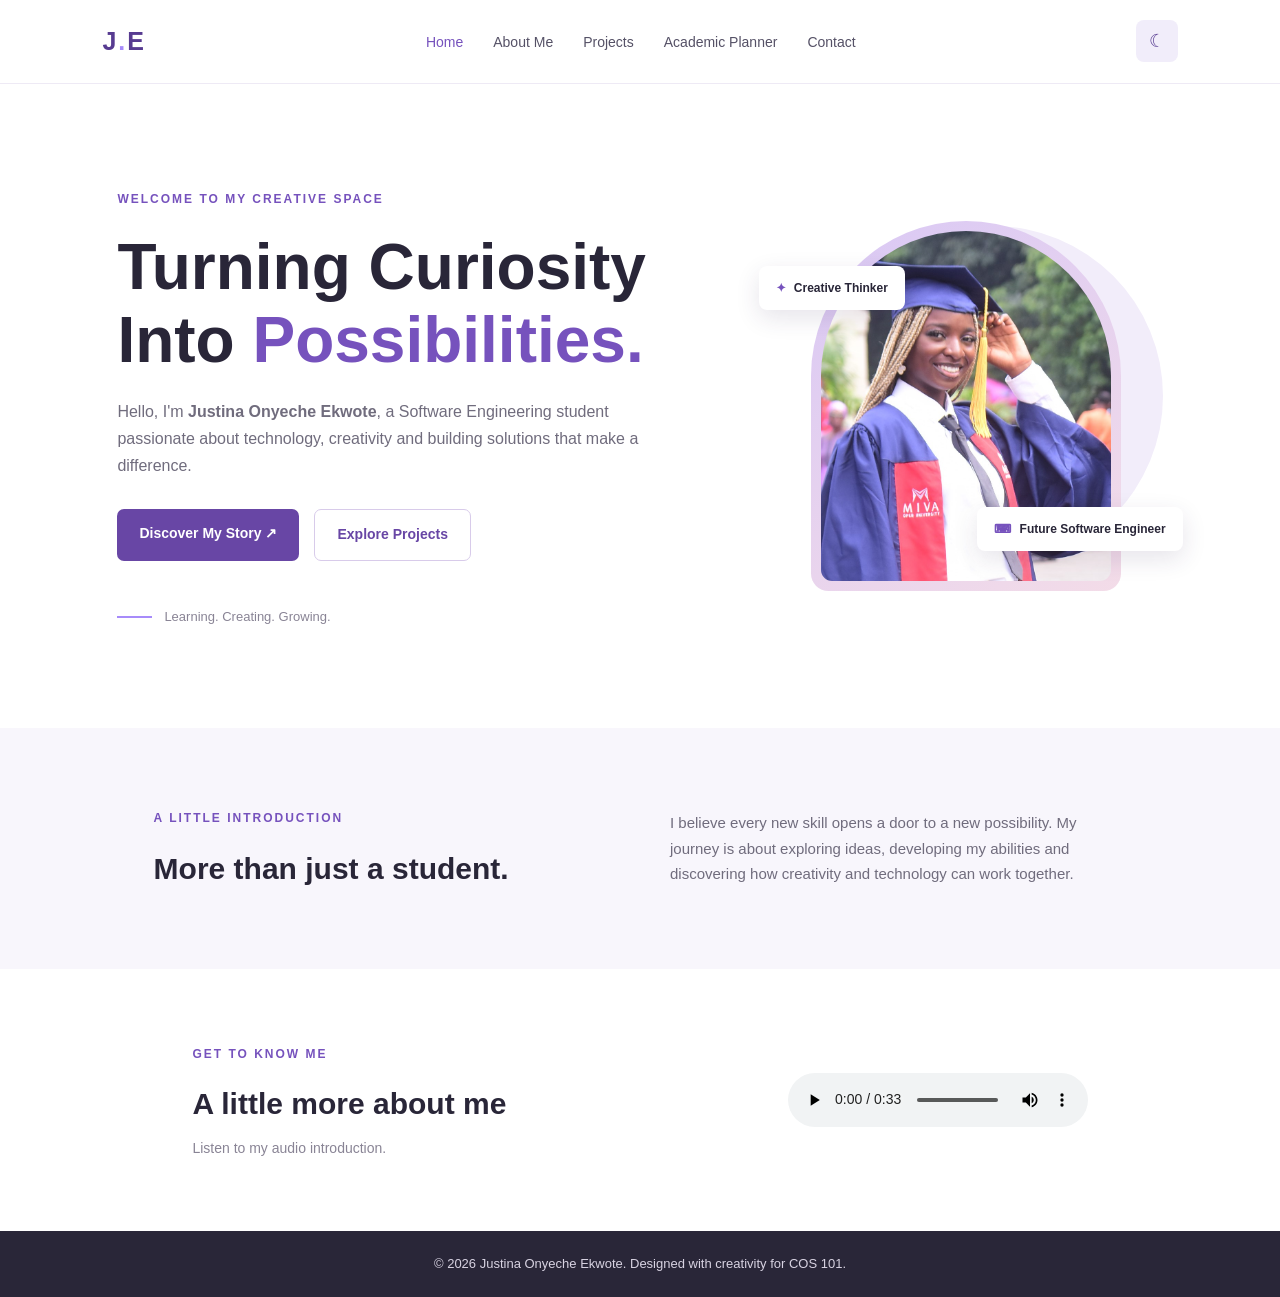
<file: index.html>
<!DOCTYPE html>
<html lang="en">
<head>
    <meta charset="UTF-8">
    <meta name="viewport" content="width=device-width, initial-scale=1.0">
    <title>Justina Ekwote | My Portfolio</title>
    <link rel="stylesheet" href="style.css">
</head>

<body>

    <header class="header">
        <nav class="navbar">
            <a href="index.html" class="logo">J<span>.</span>E</a>

            <ul class="nav-links" id="navLinks">
                <li><a href="index.html" class="active">Home</a></li>
                <li><a href="about.html">About Me</a></li>
                <li><a href="projects.html">Projects</a></li>
                <li><a href="planner.html">Academic Planner</a></li>
                <li><a href="contact.html">Contact</a></li>
            </ul>

            <div class="nav-actions">
                <button id="themeToggle" class="theme-toggle" aria-label="Toggle dark mode">☾</button>
                <button class="menu-toggle" id="menuToggle" aria-label="Open navigation menu">☰</button>
            </div>
        </nav>
    </header>

    <main>

        <section class="hero">

            <div class="hero-content">
                <span class="welcome-tag">WELCOME TO MY CREATIVE SPACE</span>

                <h1>Turning Curiosity<br>Into <span>Possibilities.</span></h1>

                <p class="hero-intro">
                    Hello, I'm <strong>Justina Onyeche Ekwote</strong>,
                    a Software Engineering student passionate about technology,
                    creativity and building solutions that make a difference.
                </p>

                <div class="hero-buttons">
                    <a href="about.html" class="primary-btn">Discover My Story ↗</a>
                    <a href="projects.html" class="secondary-btn">Explore Projects</a>
                </div>

                <div class="hero-note">
                    <span class="note-line"></span>
                    <p>Learning. Creating. Growing.</p>
                </div>
            </div>

            <div class="hero-visual">
                <div class="image-frame">
                    <img src="images/profile.jpg.JPG" alt="Justina Onyeche Ekwote">
                </div>

                <div class="floating-card card-top">
                    <span>✦</span> Creative Thinker
                </div>

                <div class="floating-card card-bottom">
                    <span>⌨</span> Future Software Engineer
                </div>

                <div class="decorative-circle"></div>
            </div>

        </section>

        <section class="intro-section">
            <div class="intro-heading">
                <span class="section-label">A LITTLE INTRODUCTION</span>
                <h2>More than just a student.</h2>
            </div>

            <p>
                I believe every new skill opens a door to a new possibility.
                My journey is about exploring ideas, developing my abilities
                and discovering how creativity and technology can work together.
            </p>
        </section>

        <section class="audio-section">
            <div>
                <span class="section-label">GET TO KNOW ME</span>
                <h2>A little more about me</h2>
                <p>Listen to my audio introduction.</p>
            </div>

            <audio controls>
                <source src="media/audio/intro.mp3" type="audio/mpeg">
                Your browser does not support audio.
            </audio>
        </section>

    </main>

    <footer class="footer">
        <p>© 2026 Justina Onyeche Ekwote. Designed with creativity for COS 101.</p>
    </footer>

    <script src="js/menu.js"></script>
    <script src="js/theme.js"></script>

</body>
</html>
</file>
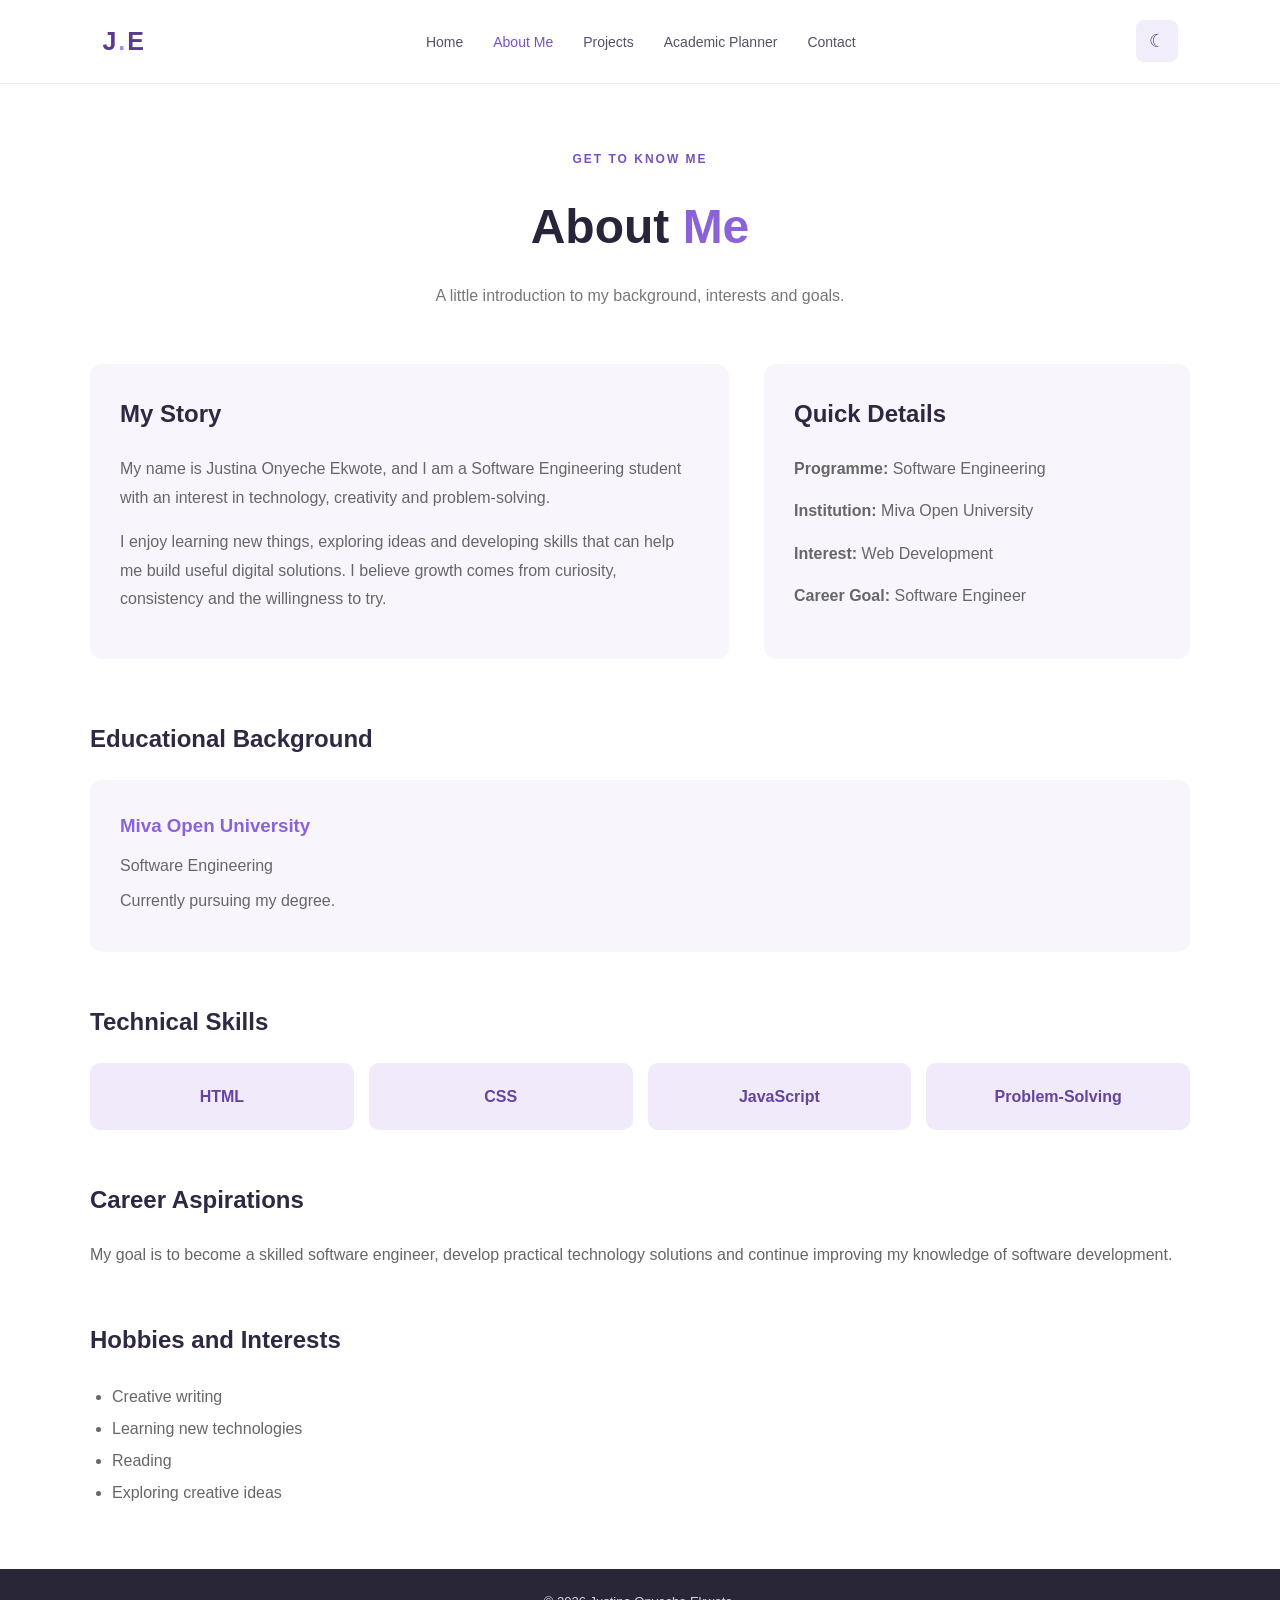
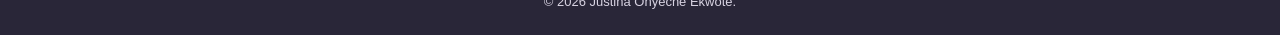
<file: about.html>
<!DOCTYPE html>
<html lang="en">
<head>
    <meta charset="UTF-8">
    <meta name="viewport" content="width=device-width, initial-scale=1.0">
    <title>About Me | Justina Ekwote</title>
    <link rel="stylesheet" href="style.css">
</head>
<body>

    <header class="header">
        <nav class="navbar">
            <a href="index.html" class="logo">J<span>.</span>E</a>

            <ul class="nav-links" id="navLinks">
                <li><a href="index.html">Home</a></li>
                <li><a href="about.html" class="active">About Me</a></li>
                <li><a href="projects.html">Projects</a></li>
                <li><a href="planner.html">Academic Planner</a></li>
                <li><a href="contact.html">Contact</a></li>
            </ul>

            <div class="nav-actions">
                <button id="themeToggle" class="theme-toggle">☾</button>
                <button class="menu-toggle" id="menuToggle">☰</button>
            </div>
        </nav>
    </header>

    <main class="about-page">

        <section class="page-heading">
            <span class="section-label">GET TO KNOW ME</span>
            <h1>About <span>Me</span></h1>
            <p>A little introduction to my background, interests and goals.</p>
        </section>

        <section class="about-content">

            <div class="about-text">
                <h2>My Story</h2>
                <p>
                    My name is Justina Onyeche Ekwote, and I am a Software
                    Engineering student with an interest in technology,
                    creativity and problem-solving.
                </p>
                <p>
                    I enjoy learning new things, exploring ideas and
                    developing skills that can help me build useful
                    digital solutions. I believe growth comes from
                    curiosity, consistency and the willingness to try.
                </p>
            </div>

            <div class="about-details">
                <h2>Quick Details</h2>
                <p><strong>Programme:</strong> Software Engineering</p>
                <p><strong>Institution:</strong> Miva Open University</p>
                <p><strong>Interest:</strong> Web Development</p>
                <p><strong>Career Goal:</strong> Software Engineer</p>
            </div>

        </section>

        <section class="about-section">
            <h2>Educational Background</h2>

            <div class="education-card">
                <h3>Miva Open University</h3>
                <p>Software Engineering</p>
                <p>Currently pursuing my degree.</p>
            </div>
        </section>

        <section class="about-section">
            <h2>Technical Skills</h2>

            <div class="skills-grid">
                <div class="skill-card">HTML</div>
                <div class="skill-card">CSS</div>
                <div class="skill-card">JavaScript</div>
                <div class="skill-card">Problem-Solving</div>
            </div>
        </section>

        <section class="about-section">
            <h2>Career Aspirations</h2>
            <p>
                My goal is to become a skilled software engineer,
                develop practical technology solutions and continue
                improving my knowledge of software development.
            </p>
        </section>

        <section class="about-section">
            <h2>Hobbies and Interests</h2>
            <ul class="hobby-list">
                <li>Creative writing</li>
                <li>Learning new technologies</li>
                <li>Reading</li>
                <li>Exploring creative ideas</li>
            </ul>
        </section>

    </main>

    <footer class="footer">
        <p>© 2026 Justina Onyeche Ekwote.</p>
    </footer>

    <script src="js/menu.js"></script>
    <script src="js/theme.js"></script>

</body>
</html>
</file>
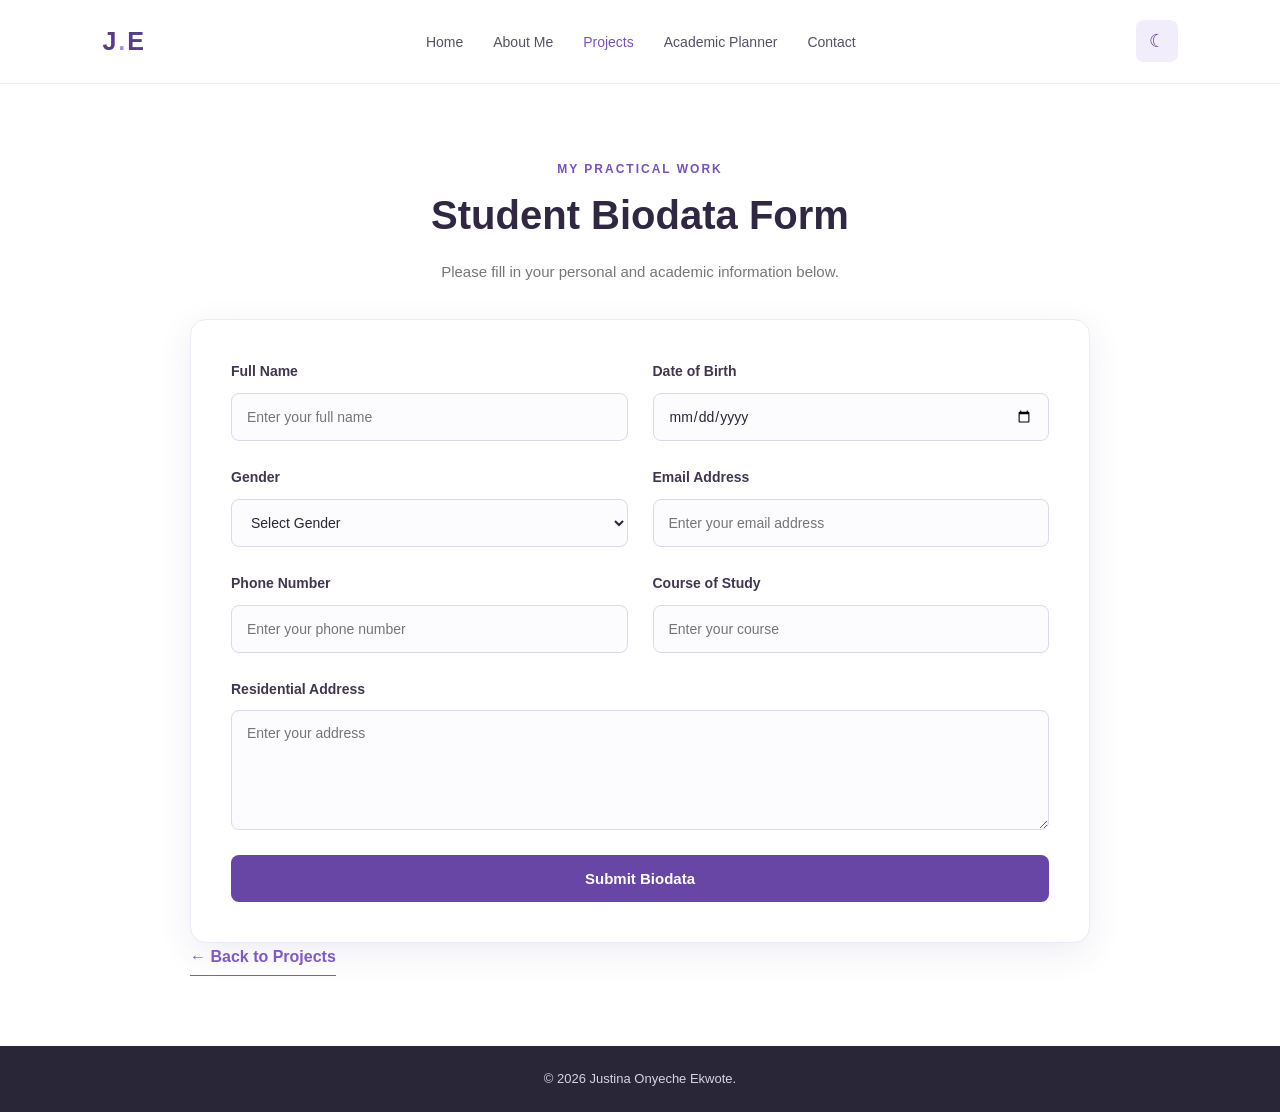
<file: biodata.html>
<!DOCTYPE html>
<html lang="en">
<head>
    <meta charset="UTF-8">
    <meta name="viewport" content="width=device-width, initial-scale=1.0">
    <title>Student Biodata Form | Justina Ekwote</title>
    <link rel="stylesheet" href="style.css">
</head>

<body>

    <header class="header">
        <nav class="navbar">
            <a href="index.html" class="logo">J<span>.</span>E</a>

            <ul class="nav-links" id="navLinks">
                <li><a href="index.html">Home</a></li>
                <li><a href="about.html">About Me</a></li>
                <li><a href="projects.html" class="active">Projects</a></li>
                <li><a href="planner.html">Academic Planner</a></li>
                <li><a href="contact.html">Contact</a></li>
            </ul>

            <div class="nav-actions">
                <button id="themeToggle" class="theme-toggle">☾</button>
                <button class="menu-toggle" id="menuToggle">☰</button>
            </div>
        </nav>
    </header>

    <main class="biodata-section">

        <section class="biodata-heading">
            <span class="section-label">MY PRACTICAL WORK</span>
            <h1>Student <span>Biodata Form</span></h1>
            <p>Please fill in your personal and academic information below.</p>
        </section>

        <form class="biodata-form">

            <div class="form-group">
                <label for="fullname">Full Name</label>
                <input type="text" id="fullname"
                    placeholder="Enter your full name" required>
            </div>

            <div class="form-group">
                <label for="dob">Date of Birth</label>
                <input type="date" id="dob" required>
            </div>

            <div class="form-group">
                <label for="gender">Gender</label>
                <select id="gender" required>
                    <option value="">Select Gender</option>
                    <option value="Male">Male</option>
                    <option value="Female">Female</option>
                </select>
            </div>

            <div class="form-group">
                <label for="email">Email Address</label>
                <input type="email" id="email"
                    placeholder="Enter your email address" required>
            </div>

            <div class="form-group">
                <label for="phone">Phone Number</label>
                <input type="tel" id="phone"
                    placeholder="Enter your phone number" required>
            </div>

            <div class="form-group">
                <label for="course">Course of Study</label>
                <input type="text" id="course"
                    placeholder="Enter your course" required>
            </div>

            <div class="form-group full-width">
                <label for="address">Residential Address</label>
                <textarea id="address"
                    placeholder="Enter your address" required></textarea>
            </div>

            <button type="submit" class="primary-btn">
                Submit Biodata
            </button>

        </form>

        <div class="biodata-back">
            <a href="projects.html" class="project-link">← Back to Projects</a>
        </div>

    </main>

    <footer class="footer">
        <p>© 2026 Justina Onyeche Ekwote.</p>
    </footer>

    <script src="js/menu.js"></script>
    <script src="js/theme.js"></script>

</body>
</html>
</file>
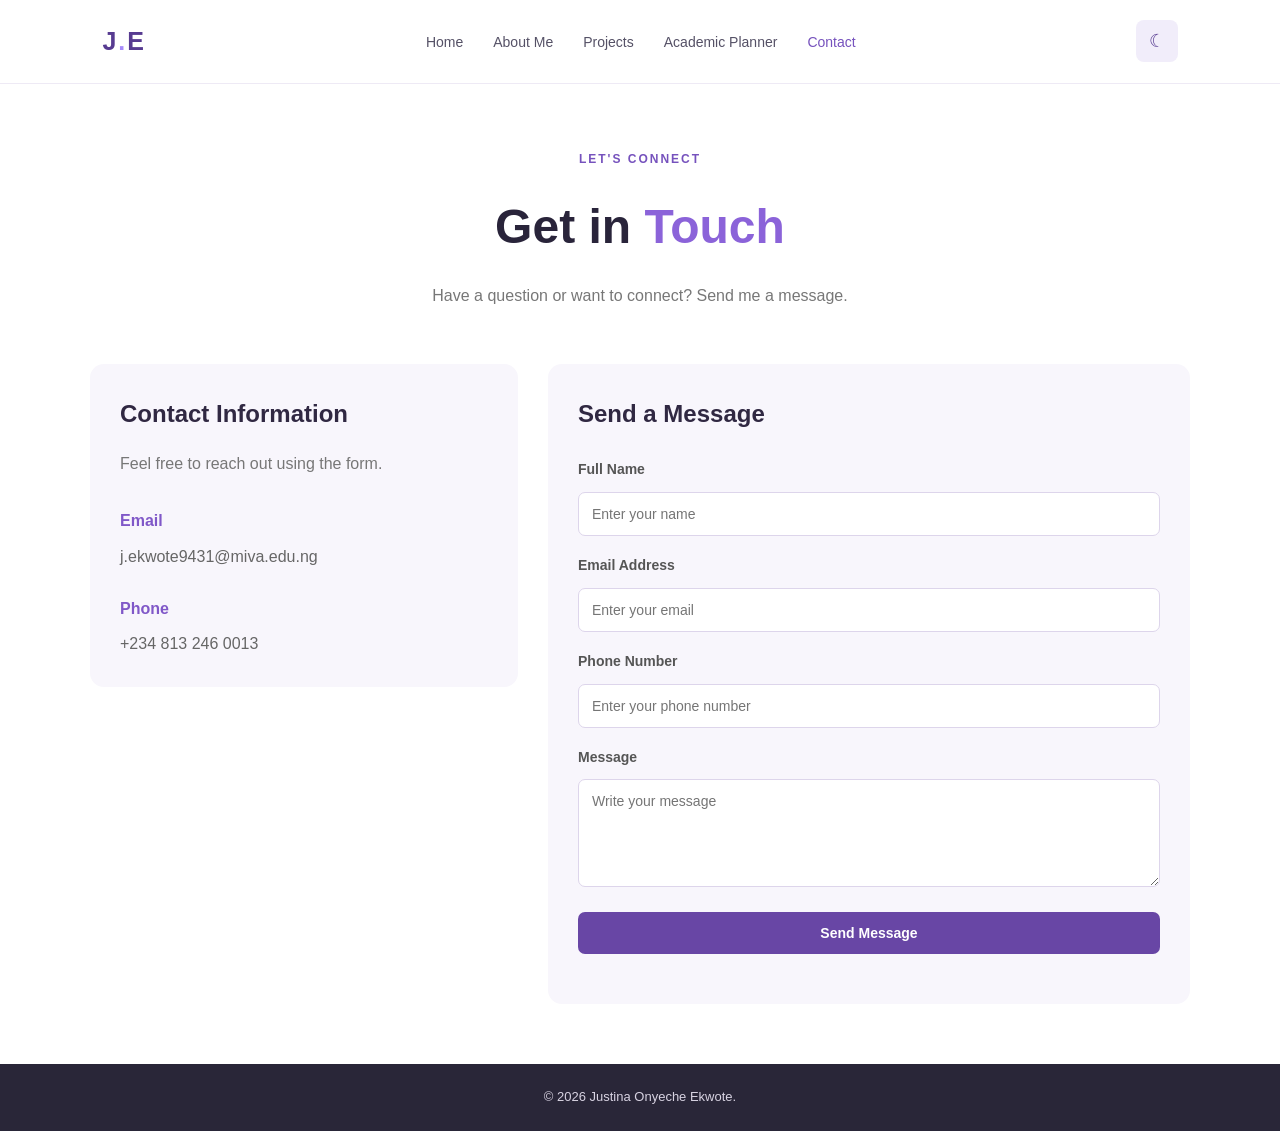
<file: contact.html>
<!DOCTYPE html>
<html lang="en">
<head>
    <meta charset="UTF-8">
    <meta name="viewport" content="width=device-width, initial-scale=1.0">
    <title>Contact | Justina Ekwote</title>
    <link rel="stylesheet" href="style.css">
</head>
<body>

    <header class="header">
        <nav class="navbar">
            <a href="index.html" class="logo">J<span>.</span>E</a>

            <ul class="nav-links" id="navLinks">
                <li><a href="index.html">Home</a></li>
                <li><a href="about.html">About Me</a></li>
                <li><a href="projects.html">Projects</a></li>
                <li><a href="planner.html">Academic Planner</a></li>
                <li><a href="contact.html" class="active">Contact</a></li>
            </ul>

            <div class="nav-actions">
                <button id="themeToggle" class="theme-toggle">☾</button>
                <button class="menu-toggle" id="menuToggle">☰</button>
            </div>
        </nav>
    </header>

    <main class="contact-page">

        <section class="page-heading">
            <span class="section-label">LET'S CONNECT</span>
            <h1>Get in <span>Touch</span></h1>
            <p>Have a question or want to connect? Send me a message.</p>
        </section>

        <section class="contact-container">

            <div class="contact-info">
                <h2>Contact Information</h2>
                <p>Feel free to reach out using the form.</p>

                <div class="contact-detail">
                    <strong>Email</strong>
                    <p>j.ekwote9431@miva.edu.ng</p>
                </div>

                <div class="contact-detail">
                    <strong>Phone</strong>
                    <p>+234 813 246 0013</p>
                </div>
            </div>

            <div class="contact-form-section">
                <h2>Send a Message</h2>

                <form id="contactForm">

                    <label for="name">Full Name</label>
                    <input type="text" id="name" placeholder="Enter your name">

                    <label for="email">Email Address</label>
                    <input type="text" id="email" placeholder="Enter your email">

                    <label for="phone">Phone Number</label>
                    <input type="text" id="phone" placeholder="Enter your phone number">

                    <label for="message">Message</label>
                    <textarea id="message" rows="5" placeholder="Write your message"></textarea>

                    <button type="submit" class="primary-btn">Send Message</button>

                    <p id="formMessage"></p>

                </form>
            </div>

        </section>

    </main>

    <footer class="footer">
        <p>© 2026 Justina Onyeche Ekwote.</p>
    </footer>

    <script src="js/menu.js"></script>
    <script src="js/theme.js"></script>
    <script src="js/contact.js"></script>

</body>
</html>
</file>
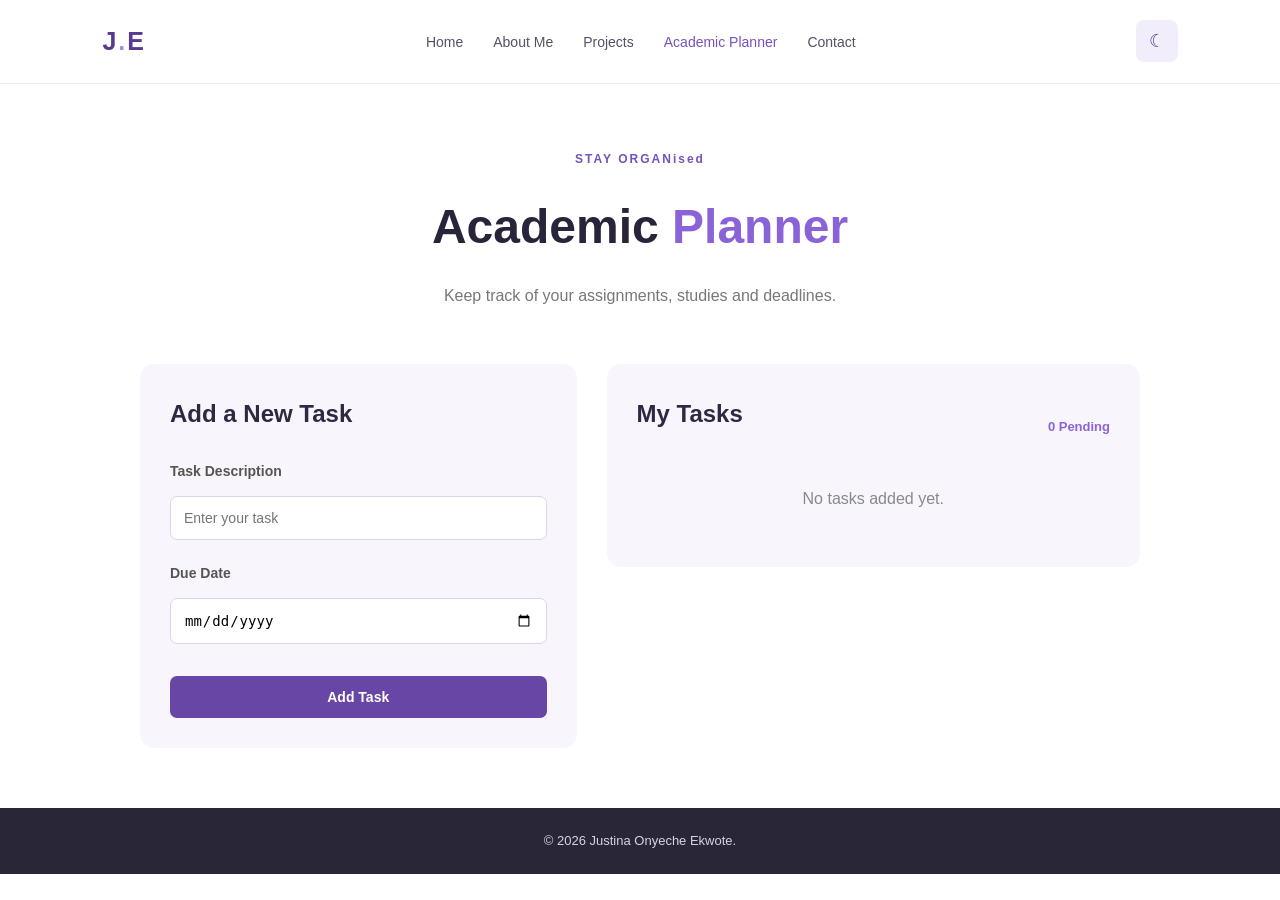
<file: planner.html>
<!DOCTYPE html>
<html lang="en">
<head>
    <meta charset="UTF-8">
    <meta name="viewport" content="width=device-width, initial-scale=1.0">
    <title>Academic Planner | Justina Ekwote</title>
    <link rel="stylesheet" href="style.css">
</head>
<body>

    <header class="header">
        <nav class="navbar">
            <a href="index.html" class="logo">J<span>.</span>E</a>

            <ul class="nav-links" id="navLinks">
                <li><a href="index.html">Home</a></li>
                <li><a href="about.html">About Me</a></li>
                <li><a href="projects.html">Projects</a></li>
                <li><a href="planner.html" class="active">Academic Planner</a></li>
                <li><a href="contact.html">Contact</a></li>
            </ul>

            <div class="nav-actions">
                <button id="themeToggle" class="theme-toggle">☾</button>
                <button class="menu-toggle" id="menuToggle">☰</button>
            </div>
        </nav>
    </header>

    <main class="planner-page">

        <section class="page-heading">
            <span class="section-label">STAY ORGANised</span>
            <h1>Academic <span>Planner</span></h1>
            <p>Keep track of your assignments, studies and deadlines.</p>
        </section>

        <section class="planner-container">

            <div class="planner-form">
                <h2>Add a New Task</h2>

                <form id="taskForm">
                    <label for="taskInput">Task Description</label>
                    <input type="text" id="taskInput" placeholder="Enter your task">

                    <label for="taskDate">Due Date</label>
                    <input type="date" id="taskDate">

                    <button type="submit" class="primary-btn">Add Task</button>
                </form>
            </div>

            <div class="task-section">
                <div class="task-heading">
                    <h2>My Tasks</h2>
                    <span id="taskCount">0 Tasks</span>
                </div>

                <ul id="taskList" class="task-list">
                    <li class="empty-message">No tasks added yet.</li>
                </ul>
            </div>

        </section>

    </main>

    <footer class="footer">
        <p>© 2026 Justina Onyeche Ekwote.</p>
    </footer>

    <script src="js/menu.js"></script>
    <script src="js/theme.js"></script>
    <script src="js/planner.js"></script>

</body>
</html>
</file>
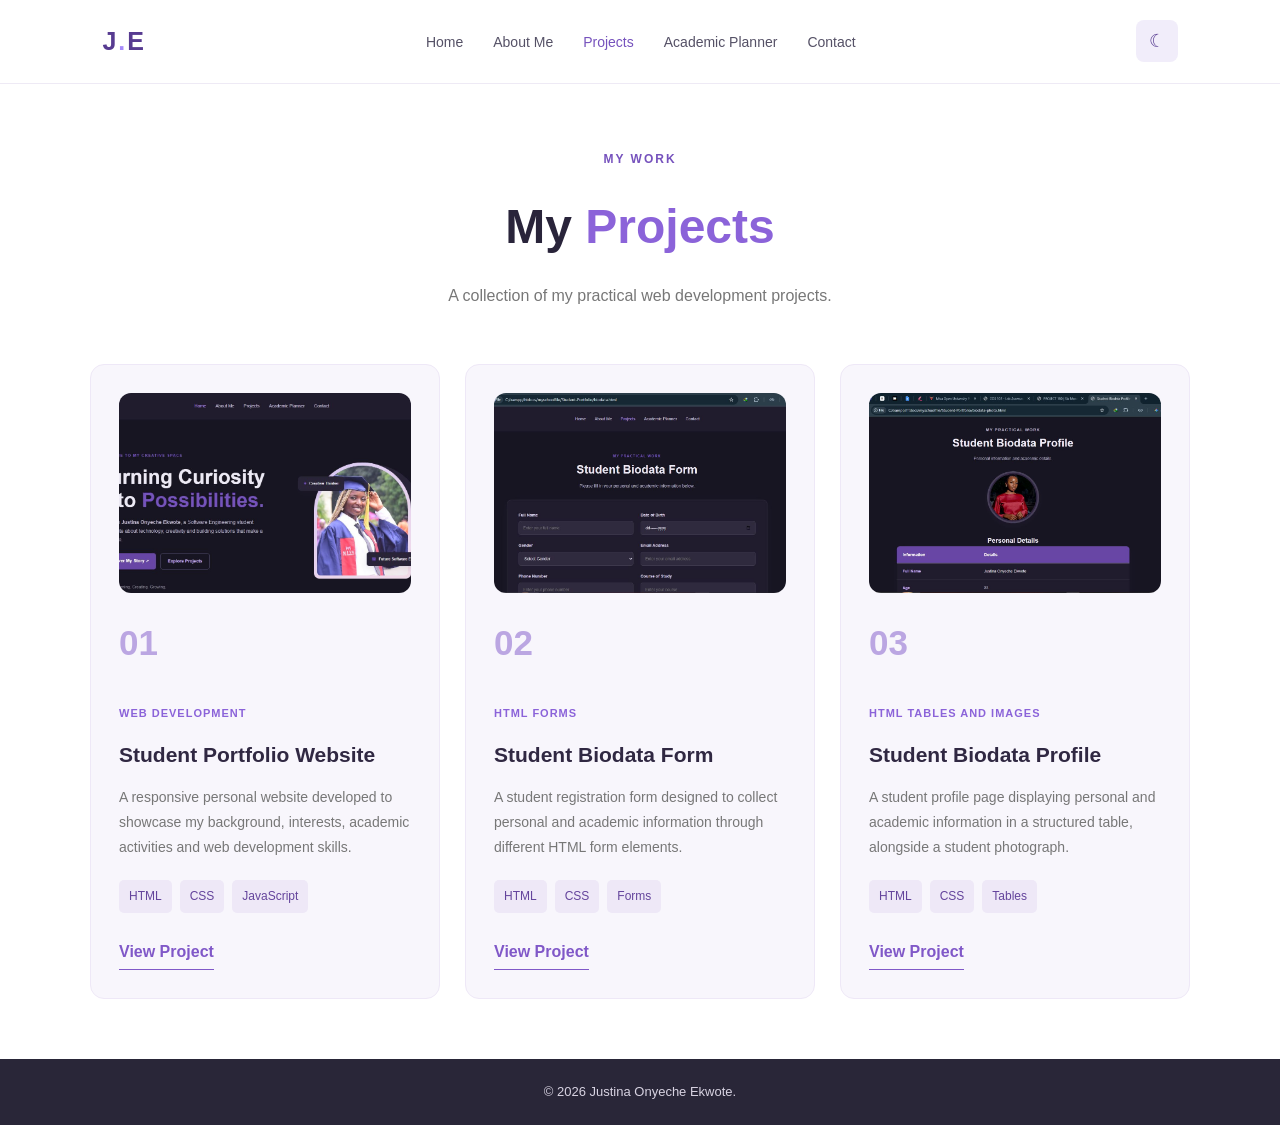
<file: projects.html>
<!DOCTYPE html>
<html lang="en">
<head>
    <meta charset="UTF-8">
    <meta name="viewport" content="width=device-width, initial-scale=1.0">
    <title>Projects | Justina Ekwote</title>
    <link rel="stylesheet" href="style.css">
</head>
<body>

    <header class="header">
        <nav class="navbar">
            <a href="index.html" class="logo">J<span>.</span>E</a>

            <ul class="nav-links" id="navLinks">
                <li><a href="index.html">Home</a></li>
                <li><a href="about.html">About Me</a></li>
                <li><a href="projects.html" class="active">Projects</a></li>
                <li><a href="planner.html">Academic Planner</a></li>
                <li><a href="contact.html">Contact</a></li>
            </ul>

            <div class="nav-actions">
                <button id="themeToggle" class="theme-toggle">☾</button>
                <button class="menu-toggle" id="menuToggle">☰</button>
            </div>
        </nav>
    </header>

    <main class="projects-page">

        <section class="page-heading">
            <span class="section-label">MY WORK</span>
            <h1>My <span>Projects</span></h1>
            <p>A collection of my practical web development projects.</p>
        </section>

        <section class="projects-grid">

            <article class="project-card">
                <img src="images/portfolio-project.png"
     alt="Screenshot of my student portfolio website"
     class="project-image">
                <div class="project-number">01</div>
                <div class="project-content">
                    <span class="project-category">WEB DEVELOPMENT</span>
                    <h2>Student Portfolio Website</h2>
                    <p>
                        A responsive personal website developed to showcase
                        my background, interests, academic activities and
                        web development skills.
                    </p>
                    <div class="project-tags">
                        <span>HTML</span>
                        <span>CSS</span>
                        <span>JavaScript</span>
                    </div>
                    <a href="index.html" class="project-link">View Project</a>
                </div>
            </article>

            <article class="project-card">
                <img src="images/biodata-form.png"
     alt="Screenshot of my student biodata form"
     class="project-image">
                <div class="project-number">02</div>
                <div class="project-content">
                    <span class="project-category">HTML FORMS</span>
                    <h2>Student Biodata Form</h2>
                    <p>
                        A student registration form designed to collect
                        personal and academic information through different
                        HTML form elements.
                    </p>
                    <div class="project-tags">
                        <span>HTML</span>
                        <span>CSS</span>
                        <span>Forms</span>
                    </div>
                    <a href="biodata.html" class="project-link">View Project</a>
                </div>
            </article>

            <article class="project-card">
                <img src="images/biodata-profile.png"
     alt="Screenshot of my student biodata profile"
     class="project-image">
                <div class="project-number">03</div>
                <div class="project-content">
                    <span class="project-category">HTML TABLES AND IMAGES</span>
                    <h2>Student Biodata Profile</h2>
                    <p>
                        A student profile page displaying personal and
                        academic information in a structured table,
                        alongside a student photograph.
                    </p>
                    <div class="project-tags">
                        <span>HTML</span>
                        <span>CSS</span>
                        <span>Tables</span>
                    </div>
                    <a href="biodata-photo.html" class="project-link">View Project</a>
                </div>
            </article>

        </section>

    </main>

    <footer class="footer">
        <p>© 2026 Justina Onyeche Ekwote.</p>
    </footer>

    <script src="js/menu.js"></script>
    <script src="js/theme.js"></script>

</body>
</html>
</file>
<file: style.css>
/* GENERAL STYLING */

* {
    margin: 0;
    padding: 0;
    box-sizing: border-box;
}

html {
    scroll-behavior: smooth;
}

body {
    font-family: Arial, sans-serif;
    background-color: #ffffff;
    color: #292638;
    line-height: 1.7;
}

/* NAVIGATION */

.header {
    width: 100%;
    padding: 20px 8%;
    background-color: #ffffff;
    border-bottom: 1px solid #eeeaf5;
}

.navbar {
    display: flex;
    justify-content: space-between;
    align-items: center;
    max-width: 1250px;
    margin: auto;
}

.logo {
    font-size: 25px;
    font-weight: bold;
    color: #573b91;
    text-decoration: none;
    letter-spacing: 2px;
}

.logo span {
    color: #a78bfa;
}

.nav-links {
    display: flex;
    align-items: center;
    gap: 30px;
    list-style: none;
}

.nav-links a {
    text-decoration: none;
    color: #555166;
    font-size: 14px;
    transition: 0.3s;
}

.nav-links a:hover,
.nav-links a.active {
    color: #7652bd;
}

.nav-actions {
    display: flex;
    gap: 12px;
    align-items: center;
}

.theme-toggle,
.menu-toggle {
    border: none;
    background: #f1edfa;
    color: #573b91;
    padding: 10px 13px;
    border-radius: 8px;
    cursor: pointer;
    font-size: 18px;
}

.menu-toggle {
    display: none;
}

/* HOMEPAGE HERO */

.hero {
    max-width: 1250px;
    margin: auto;
    padding: 100px 8%;
    display: grid;
    grid-template-columns: 1.2fr 0.8fr;
    align-items: center;
    gap: 60px;
    overflow: hidden;
}

.welcome-tag,
.section-label {
    color: #7652bd;
    font-size: 12px;
    font-weight: bold;
    letter-spacing: 2px;
}

.hero-content h1 {
    font-size: clamp(38px, 5vw, 64px);
    line-height: 1.15;
    margin: 20px 0;
    color: #292638;
}

.hero-content h1 span {
    color: #7652bd;
}

.hero-intro {
    max-width: 570px;
    color: #706c7d;
    font-size: 16px;
    margin-bottom: 30px;
}

.hero-buttons {
    display: flex;
    flex-wrap: wrap;
    gap: 15px;
}

.primary-btn,
.secondary-btn {
    display: inline-block;
    padding: 13px 22px;
    border-radius: 7px;
    text-decoration: none;
    font-size: 14px;
    font-weight: bold;
    transition: 0.3s;
}

.primary-btn {
    background-color: #6846a5;
    color: white;
}

.primary-btn:hover {
    background-color: #50327f;
    transform: translateY(-3px);
}

.secondary-btn {
    border: 1px solid #d8cbea;
    color: #6846a5;
}

.secondary-btn:hover {
    background-color: #f4f0fa;
}

.hero-note {
    display: flex;
    align-items: center;
    gap: 12px;
    margin-top: 45px;
}

.note-line {
    width: 35px;
    height: 2px;
    background-color: #a78bfa;
}

.hero-note p {
    font-size: 13px;
    color: #898495;
}

/* PROFILE IMAGE */

.hero-visual {
    position: relative;
    display: flex;
    justify-content: center;
    align-items: center;
    min-height: 400px;
}

.image-frame {
    width: 310px;
    height: 370px;
    border-radius: 160px 160px 18px 18px;
    padding: 10px;
    background: linear-gradient(145deg, #d9c8f5, #f3dce8);
    position: relative;
    z-index: 2;
}

.image-frame img {
    width: 100%;
    height: 100%;
    object-fit: cover;
    border-radius: 155px 155px 12px 12px;
}

.decorative-circle {
    position: absolute;
    width: 340px;
    height: 340px;
    background-color: #f2edfa;
    border-radius: 50%;
    z-index: 1;
    right: 0;
    top: 20px;
}

.floating-card {
    position: absolute;
    background-color: white;
    padding: 12px 17px;
    border-radius: 8px;
    box-shadow: 0 8px 25px rgba(50, 35, 80, 0.12);
    font-size: 12px;
    font-weight: bold;
    z-index: 3;
}

.floating-card span {
    color: #7652bd;
    margin-right: 5px;
}

.card-top {
    top: 60px;
    left: -10px;
}

.card-bottom {
    bottom: 55px;
    right: -20px;
}

/* INTRODUCTION SECTION */

.intro-section {
    background-color: #f8f6fc;
    padding: 75px 12%;
    display: grid;
    grid-template-columns: 1fr 1fr;
    gap: 60px;
    align-items: center;
}

.intro-heading h2,
.audio-section h2 {
    font-size: 30px;
    color: #292638;
    margin-top: 12px;
}

.intro-section > p {
    color: #706c7d;
    font-size: 15px;
}

/* AUDIO SECTION */

.audio-section {
    max-width: 1100px;
    margin: auto;
    padding: 70px 8%;
    display: flex;
    justify-content: space-between;
    align-items: center;
    gap: 30px;
}

.audio-section p {
    color: #898495;
    font-size: 14px;
    margin-top: 8px;
}

.audio-section audio {
    width: 300px;
}

/* FOOTER */

.footer {
    background-color: #292638;
    color: #d8d3e2;
    text-align: center;
    padding: 22px;
    font-size: 13px;
}

/* RESPONSIVE DESIGN */

@media screen and (max-width: 900px) {

    .header {
        padding: 18px 5%;
    }

    .nav-links {
        gap: 15px;
    }

    .hero {
        padding: 75px 6%;
        gap: 30px;
    }

    .image-frame {
        width: 260px;
        height: 320px;
    }

    .decorative-circle {
        width: 280px;
        height: 280px;
    }

    .intro-section {
        padding: 65px 7%;
    }
}

@media screen and (max-width: 650px) {

    .navbar {
        flex-wrap: wrap;
    }

    .menu-toggle {
        display: block;
    }

    .nav-links {
        display: none;
        width: 100%;
        flex-direction: column;
        align-items: flex-start;
        padding: 20px 0 5px;
        gap: 15px;
    }

    .nav-links.show {
        display: flex;
    }

    .hero {
        grid-template-columns: 1fr;
        text-align: center;
        padding: 65px 7%;
    }

    .hero-content h1 {
        font-size: 42px;
    }

    .hero-intro {
        margin-left: auto;
        margin-right: auto;
    }

    .hero-buttons {
        justify-content: center;
    }

    .hero-note {
        justify-content: center;
    }

    .hero-visual {
        margin-top: 20px;
        min-height: 350px;
    }

    .image-frame {
        width: 240px;
        height: 300px;
    }

    .decorative-circle {
        width: 270px;
        height: 270px;
        right: 50%;
        transform: translateX(50%);
    }

    .card-top {
        left: 0;
    }

    .card-bottom {
        right: 0;
    }

    .intro-section {
        grid-template-columns: 1fr;
        gap: 20px;
        padding: 55px 8%;
    }

    .intro-heading h2,
    .audio-section h2 {
        font-size: 25px;
    }

    .audio-section {
        flex-direction: column;
        align-items: flex-start;
        padding: 55px 8%;
    }

    .audio-section audio {
        width: 100%;
    }
}
/* DARK MODE */

body.dark-mode {
    background-color: #171522;
    color: #eeeaf5;
}

.dark-mode .header {
    background-color: #201c2e;
    border-bottom-color: #373047;
}

.dark-mode .nav-links a {
    color: #d5cde5;
}

.dark-mode .nav-links a:hover,
.dark-mode .nav-links a.active {
    color: #b99af5;
}

.dark-mode .hero-content h1,
.dark-mode .intro-heading h2,
.dark-mode .audio-section h2 {
    color: #eeeaf5;
}

.dark-mode .hero-intro,
.dark-mode .intro-section > p,
.dark-mode .audio-section p {
    color: #b8b1c8;
}

.dark-mode .intro-section {
    background-color: #201c2e;
}

.dark-mode .floating-card {
    background-color: #292438;
    color: #eeeaf5;
}

.dark-mode .decorative-circle {
    background-color: #292438;
}

.dark-mode .secondary-btn {
    color: #c6adf5;
    border-color: #66518a;
}

.dark-mode .secondary-btn:hover {
    background-color: #302641;
}

.dark-mode .theme-toggle,
.dark-mode .menu-toggle {
    background-color: #302641;
    color: #eeeaf5;
}

.dark-mode .footer {
    background-color: #100e18;
}
/* ABOUT PAGE */

.about-page {
    width: 90%;
    max-width: 1100px;
    margin: 60px auto;
}

.page-heading {
    text-align: center;
    margin-bottom: 55px;
}

.page-heading h1 {
    font-size: 48px;
    margin: 15px 0;
    color: #29243a;
}

.page-heading h1 span {
    color: #8b63d9;
}

.page-heading p {
    color: #777;
    font-size: 16px;
}

.about-content {
    display: grid;
    grid-template-columns: 1.5fr 1fr;
    gap: 35px;
    margin-bottom: 60px;
}

.about-text,
.about-details,
.education-card {
    background: #f8f6fc;
    padding: 30px;
    border-radius: 12px;
}

.about-text h2,
.about-details h2,
.about-section h2 {
    color: #302842;
    margin-bottom: 20px;
}

.about-text p,
.about-section > p {
    color: #666;
    line-height: 1.8;
    margin-bottom: 15px;
}

.about-details p {
    color: #666;
    margin: 15px 0;
}

.about-section {
    margin-bottom: 50px;
}

.education-card h3 {
    color: #8b63d9;
    margin-bottom: 10px;
}

.education-card p {
    color: #666;
    margin: 8px 0;
}

.skills-grid {
    display: grid;
    grid-template-columns: repeat(4, 1fr);
    gap: 15px;
}

.skill-card {
    background: #f0eafa;
    color: #64449c;
    padding: 20px;
    text-align: center;
    border-radius: 10px;
    font-weight: bold;
    transition: 0.3s;
}

.skill-card:hover {
    transform: translateY(-5px);
    background: #e4d8f7;
}

.hobby-list {
    padding-left: 22px;
    color: #666;
    line-height: 2;
}

/* ABOUT PAGE DARK MODE */

.dark-mode .page-heading h1,
.dark-mode .about-text h2,
.dark-mode .about-details h2,
.dark-mode .about-section h2 {
    color: #eeeaf5;
}

.dark-mode .page-heading p,
.dark-mode .about-text p,
.dark-mode .about-details p,
.dark-mode .about-section > p,
.dark-mode .education-card p,
.dark-mode .hobby-list {
    color: #b8b1c8;
}

.dark-mode .about-text,
.dark-mode .about-details,
.dark-mode .education-card {
    background: #201c2e;
}

.dark-mode .skill-card {
    background: #302641;
    color: #d5c5f5;
}

/* MOBILE RESPONSIVENESS */

@media (max-width: 700px) {
    .about-content {
        grid-template-columns: 1fr;
    }

    .page-heading h1 {
        font-size: 36px;
    }

    .skills-grid {
        grid-template-columns: repeat(2, 1fr);
    }

    .about-page {
        margin: 40px auto;
    }
}
/* PROJECTS PAGE */

.projects-page {
    width: 90%;
    max-width: 1100px;
    margin: 60px auto;
}

.projects-grid {
    display: grid;
    grid-template-columns: repeat(3, 1fr);
    gap: 25px;
}

.project-card {
    background: #f8f6fc;
    border: 1px solid #eee8f7;
    border-radius: 14px;
    padding: 28px;
    transition: 0.3s ease;
}

.project-card:hover {
    transform: translateY(-7px);
    box-shadow: 0 12px 30px rgba(50, 35, 80, 0.1);
}

.project-number {
    font-size: 35px;
    font-weight: bold;
    color: #bba6e2;
    margin-bottom: 25px;
}

.project-category {
    color: #8b63d9;
    font-size: 11px;
    font-weight: bold;
    letter-spacing: 1px;
}

.project-content h2 {
    color: #302842;
    font-size: 21px;
    margin: 12px 0;
}

.project-content p {
    color: #777;
    font-size: 14px;
    line-height: 1.8;
    margin-bottom: 20px;
}

.project-tags {
    display: flex;
    flex-wrap: wrap;
    gap: 8px;
    margin-bottom: 25px;
}

.project-tags span {
    background: #eee8f7;
    color: #64449c;
    padding: 6px 10px;
    border-radius: 5px;
    font-size: 12px;
}

.project-link {
    display: inline-block;
    color: #8058c8;
    font-weight: bold;
    text-decoration: none;
    border-bottom: 1px solid #8058c8;
    padding-bottom: 4px;
}

.project-link:hover {
    color: #55358e;
}

/* PROJECTS DARK MODE */

.dark-mode .project-card {
    background: #201c2e;
    border-color: #373047;
}

.dark-mode .project-content h2 {
    color: #eeeaf5;
}

.dark-mode .project-content p {
    color: #b8b1c8;
}

.dark-mode .project-tags span {
    background: #302641;
    color: #d5c5f5;
}

/* PROJECTS MOBILE LAYOUT */

@media (max-width: 850px) {
    .projects-grid {
        grid-template-columns: repeat(2, 1fr);
    }
}

@media (max-width: 600px) {
    .projects-grid {
        grid-template-columns: 1fr;
    }
}
/* ACADEMIC PLANNER */

.planner-page {
    width: 90%;
    max-width: 1000px;
    margin: 60px auto;
}

.planner-container {
    display: grid;
    grid-template-columns: 0.9fr 1.1fr;
    gap: 30px;
    align-items: start;
}

.planner-form,
.task-section {
    background: #f8f6fc;
    padding: 30px;
    border-radius: 14px;
}

.planner-form h2,
.task-heading h2 {
    color: #302842;
    margin-bottom: 25px;
}

#taskForm {
    display: flex;
    flex-direction: column;
    gap: 12px;
}

#taskForm label {
    color: #555;
    font-weight: bold;
    font-size: 14px;
}

#taskForm input {
    width: 100%;
    padding: 13px;
    border: 1px solid #ddd5eb;
    border-radius: 7px;
    font-size: 14px;
    margin-bottom: 10px;
}

#taskForm input:focus {
    outline: 2px solid #b99af5;
    border-color: #8b63d9;
}

#taskForm button {
    border: none;
    cursor: pointer;
    margin-top: 10px;
}

.task-heading {
    display: flex;
    justify-content: space-between;
    align-items: center;
}

#taskCount {
    color: #8b63d9;
    font-size: 13px;
    font-weight: bold;
}

.task-list {
    list-style: none;
}

.task-item {
    display: flex;
    justify-content: space-between;
    align-items: center;
    gap: 15px;
    padding: 15px 0;
    border-bottom: 1px solid #e7e1ef;
}

.task-info {
    flex: 1;
}

.task-info h3 {
    color: #302842;
    font-size: 15px;
    margin-bottom: 5px;
}

.task-info p {
    color: #888;
    font-size: 12px;
}

.task-item.completed .task-info h3 {
    text-decoration: line-through;
    color: #999;
}

.task-actions {
    display: flex;
    gap: 7px;
}

.task-actions button {
    border: none;
    padding: 7px 10px;
    border-radius: 5px;
    cursor: pointer;
    font-size: 12px;
}

.complete-btn {
    background: #e6f3e9;
    color: #347447;
}

.delete-btn {
    background: #fbe8e8;
    color: #b33b3b;
}

.empty-message {
    color: #888;
    text-align: center;
    padding: 25px 0;
}

/* PLANNER DARK MODE */

.dark-mode .planner-form,
.dark-mode .task-section {
    background: #201c2e;
}

.dark-mode .planner-form h2,
.dark-mode .task-heading h2,
.dark-mode .task-info h3 {
    color: #eeeaf5;
}

.dark-mode #taskForm label {
    color: #c6bdd8;
}

.dark-mode #taskForm input {
    background: #302a3e;
    border-color: #49405a;
    color: #eeeaf5;
}

.dark-mode .task-item {
    border-bottom-color: #373047;
}

.dark-mode .task-info p,
.dark-mode .empty-message {
    color: #b8b1c8;
}

/* PLANNER MOBILE LAYOUT */

@media (max-width: 700px) {
    .planner-container {
        grid-template-columns: 1fr;
    }

    .planner-form,
    .task-section {
        padding: 22px;
    }
}
/* CONTACT PAGE */

.contact-page {
    width: 90%;
    max-width: 1100px;
    margin: 60px auto;
}

.contact-container {
    display: grid;
    grid-template-columns: 0.8fr 1.2fr;
    gap: 30px;
    align-items: start;
}

.contact-info,
.contact-form-section {
    background: #f8f6fc;
    padding: 30px;
    border-radius: 14px;
}

.contact-info h2,
.contact-form-section h2 {
    color: #302842;
    margin-bottom: 15px;
}

.contact-info > p {
    color: #777;
    line-height: 1.7;
    margin-bottom: 30px;
}

.contact-detail {
    margin-top: 25px;
}

.contact-detail strong {
    color: #8058c8;
}

.contact-detail p {
    color: #666;
    margin-top: 8px;
}

#contactForm {
    display: flex;
    flex-direction: column;
    gap: 10px;
}

#contactForm label {
    color: #555;
    font-size: 14px;
    font-weight: bold;
    margin-top: 8px;
}

#contactForm input,
#contactForm textarea {
    width: 100%;
    padding: 13px;
    border: 1px solid #ddd5eb;
    border-radius: 7px;
    font-family: Arial, sans-serif;
    font-size: 14px;
}

#contactForm textarea {
    resize: vertical;
}

#contactForm input:focus,
#contactForm textarea:focus {
    outline: 2px solid #b99af5;
    border-color: #8b63d9;
}

#contactForm button {
    border: none;
    cursor: pointer;
    margin-top: 15px;
}

#formMessage {
    font-size: 14px;
    margin-top: 10px;
}

/* CONTACT DARK MODE */

.dark-mode .contact-info,
.dark-mode .contact-form-section {
    background: #201c2e;
}

.dark-mode .contact-info h2,
.dark-mode .contact-form-section h2 {
    color: #eeeaf5;
}

.dark-mode .contact-info > p,
.dark-mode .contact-detail p {
    color: #b8b1c8;
}

.dark-mode #contactForm label {
    color: #c6bdd8;
}

.dark-mode #contactForm input,
.dark-mode #contactForm textarea {
    background: #302a3e;
    border-color: #49405a;
    color: #eeeaf5;
}

/* CONTACT MOBILE LAYOUT */

@media (max-width: 700px) {
    .contact-container {
        grid-template-columns: 1fr;
    }

    .contact-info,
    .contact-form-section {
        padding: 22px;
    }
}
/* STUDENT BIODATA FORM */

.biodata-section {
    width: 90%;
    max-width: 900px;
    margin: 70px auto;
}

.biodata-heading {
    text-align: center;
    margin-bottom: 35px;
}

.biodata-heading h1 {
    color: #302842;
    font-size: 40px;
    margin-bottom: 10px;
}

.biodata-heading p {
    color: #777;
    font-size: 15px;
}

.biodata-form {
    background: #ffffff;
    padding: 40px;
    border-radius: 16px;
    box-shadow: 0 10px 35px rgba(70, 45, 110, 0.09);
    border: 1px solid #eee8f7;
    display: grid;
    grid-template-columns: 1fr 1fr;
    gap: 22px;
}

.biodata-form label {
    display: block;
    color: #403650;
    font-size: 14px;
    font-weight: bold;
    margin-bottom: 8px;
}

.biodata-form input,
.biodata-form select,
.biodata-form textarea {
    width: 100%;
    padding: 14px 15px;
    border: 1px solid #ded7e9;
    border-radius: 8px;
    background: #fcfbfe;
    color: #292638;
    font-family: Arial, sans-serif;
    font-size: 14px;
    transition: 0.3s ease;
}

.biodata-form input:focus,
.biodata-form select:focus,
.biodata-form textarea:focus {
    outline: none;
    border-color: #8058c8;
    box-shadow: 0 0 0 3px rgba(128, 88, 200, 0.12);
    background: #ffffff;
}

.biodata-form textarea {
    min-height: 110px;
    resize: vertical;
}

.biodata-form button {
    grid-column: 1 / -1;
    background: #6846a5;
    color: #ffffff;
    padding: 15px;
    border: none;
    border-radius: 8px;
    font-size: 15px;
    font-weight: bold;
    cursor: pointer;
    transition: 0.3s ease;
}

.biodata-form button:hover {
    background: #50327f;
    transform: translateY(-2px);
}


/* STUDENT BIODATA PROFILE */

.student-profile {
    width: 90%;
    max-width: 850px;
    margin: 70px auto;
    text-align: center;
}

.student-profile h1 {
    color: #302842;
    font-size: 40px;
    margin-bottom: 10px;
}

.student-profile > p {
    color: #777;
    margin-bottom: 35px;
}

.student-profile img {
    width: 190px;
    height: 190px;
    object-fit: cover;
    border-radius: 50%;
    border: 6px solid #eee8f7;
    padding: 5px;
    background: #ffffff;
    margin-bottom: 35px;
    box-shadow: 0 8px 25px rgba(70, 45, 110, 0.12);
}

.student-profile table {
    width: 100%;
    border-collapse: collapse;
    background: #ffffff;
    border-radius: 12px;
    overflow: hidden;
    text-align: left;
    box-shadow: 0 8px 30px rgba(70, 45, 110, 0.08);
}

.student-profile th,
.student-profile td {
    padding: 18px 22px;
    border-bottom: 1px solid #eee8f7;
}

.student-profile th {
    background: #6846a5;
    color: #ffffff;
    font-size: 15px;
}

.student-profile td {
    color: #555166;
    font-size: 14px;
}

.student-profile td:first-child {
    font-weight: bold;
    color: #64449c;
    width: 35%;
}

.student-profile tr:last-child td {
    border-bottom: none;
}


/* BIODATA DARK MODE */

.dark-mode .biodata-heading h1,
.dark-mode .student-profile h1 {
    color: #eeeaf5;
}

.dark-mode .biodata-heading p,
.dark-mode .student-profile > p {
    color: #b8b1c8;
}

.dark-mode .biodata-form,
.dark-mode .student-profile table {
    background: #201c2e;
    border-color: #373047;
}

.dark-mode .biodata-form label {
    color: #d5cde5;
}

.dark-mode .biodata-form input,
.dark-mode .biodata-form select,
.dark-mode .biodata-form textarea {
    background: #302a3e;
    border-color: #49405a;
    color: #eeeaf5;
}

.dark-mode .student-profile td {
    color: #eeeaf5;
    border-bottom-color: #373047;
}

.dark-mode .student-profile td:first-child {
    color: #c6adf5;
}

.dark-mode .student-profile img {
    background: #302641;
    border-color: #49405a;
}


/* BIODATA MOBILE DESIGN */

@media (max-width: 650px) {
    .biodata-section,
    .student-profile {
        margin: 40px auto;
    }

    .biodata-heading h1,
    .student-profile h1 {
        font-size: 31px;
    }

    .biodata-form {
        grid-template-columns: 1fr;
        padding: 23px;
        gap: 18px;
    }

    .biodata-form button {
        grid-column: auto;
    }

    .student-profile img {
        width: 155px;
        height: 155px;
    }

    .student-profile th,
    .student-profile td {
        padding: 13px;
        font-size: 13px;
    }
}
/* CORRECT BIODATA FORM ARRANGEMENT */

.biodata-form {
    display: grid;
    grid-template-columns: repeat(2, minmax(0, 1fr));
    gap: 25px;
}

.form-group {
    display: flex;
    flex-direction: column;
    width: 100%;
}

.form-group label {
    margin-bottom: 9px;
}

.form-group input,
.form-group select,
.form-group textarea {
    width: 100%;
    min-height: 48px;
}

.form-group textarea {
    min-height: 120px;
}

.form-group.full-width {
    grid-column: 1 / -1;
}

.biodata-form button {
    grid-column: 1 / -1;
}

@media (max-width: 650px) {
    .biodata-form {
        grid-template-columns: 1fr;
    }

    .form-group.full-width,
    .biodata-form button {
        grid-column: 1;
    }
}
.project-image {
    width: 100%;
    height: 200px;
    object-fit: cover;
    border-radius: 12px;
    margin-bottom: 20px;
    display: block;
}
.project-image {
    transition: transform 0.4s ease;
}

.project-card:hover .project-image {
    transform: scale(1.03);
}
.image-frame {
    transition: transform 0.4s ease, box-shadow 0.4s ease;
}

.image-frame:hover {
    transform: scale(1.04);
    box-shadow: 0 15px 35px rgba(70, 45, 110, 0.2);
}
</file>
